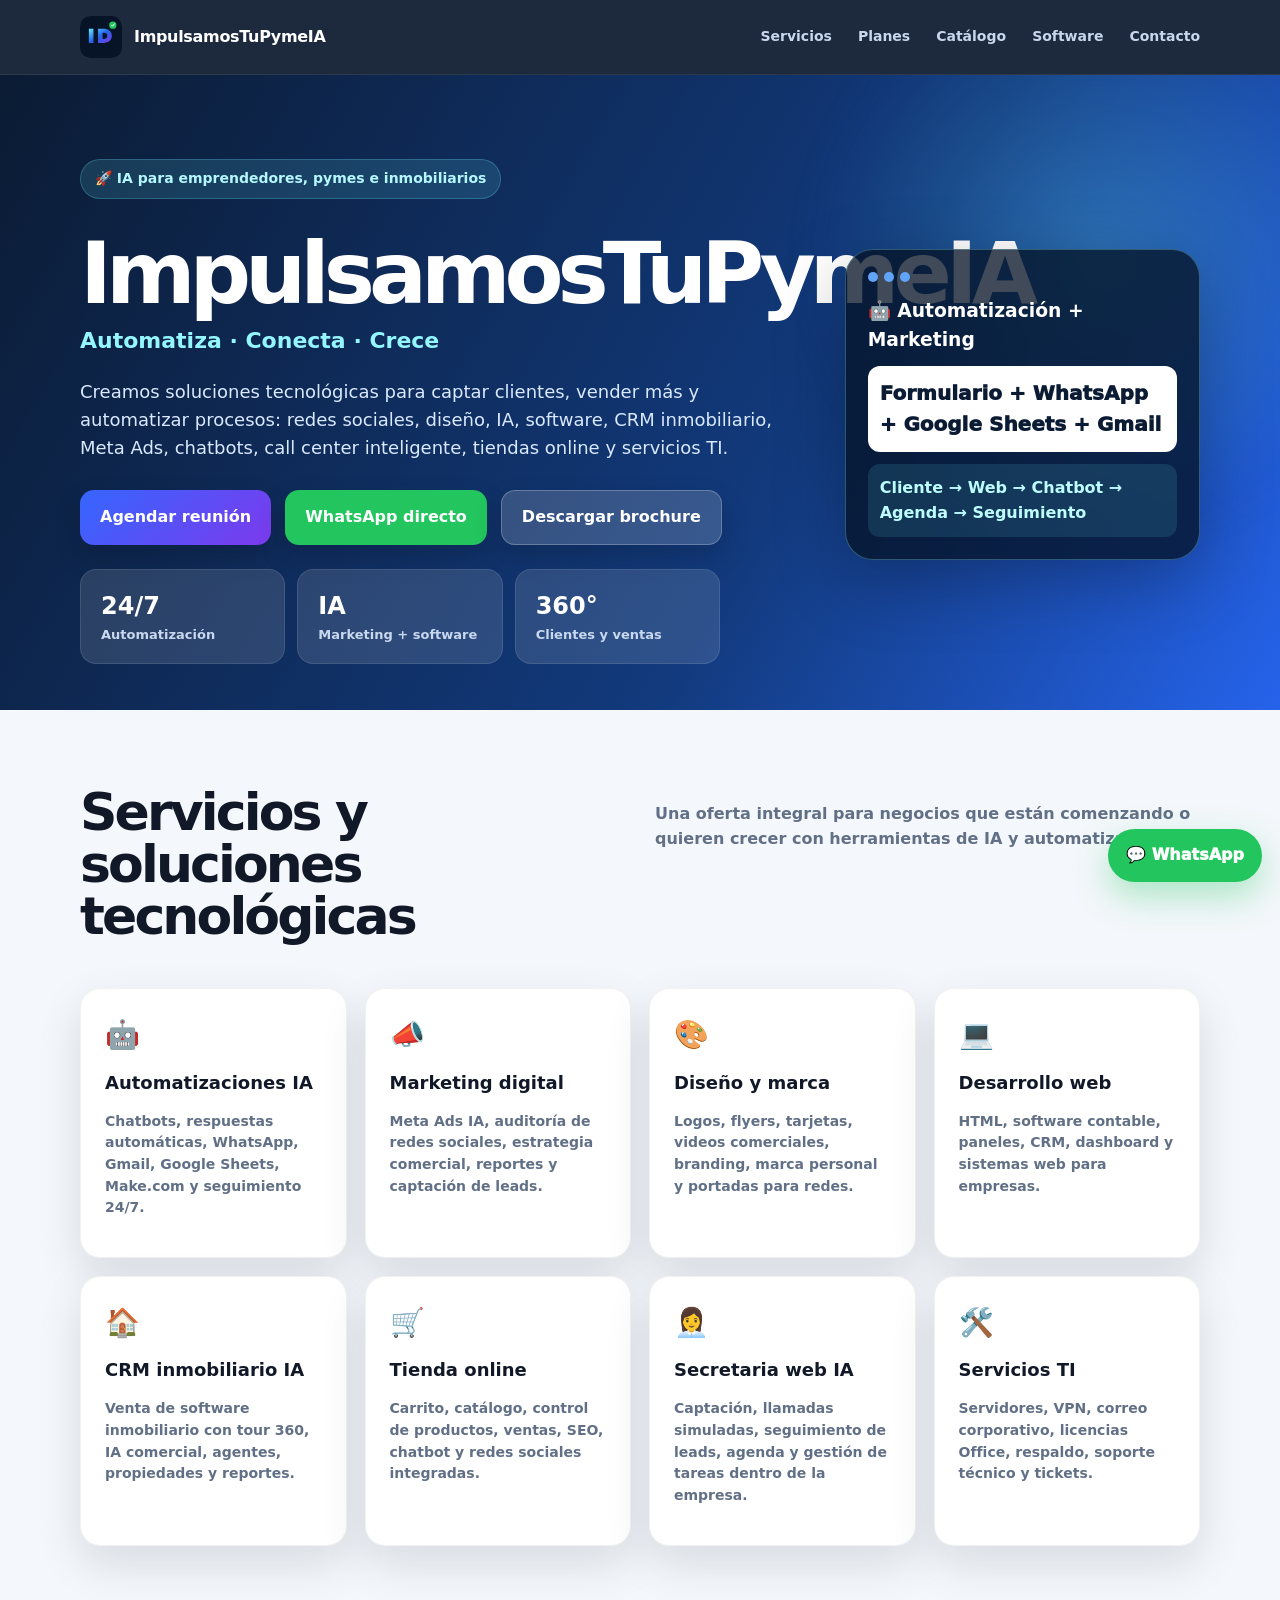
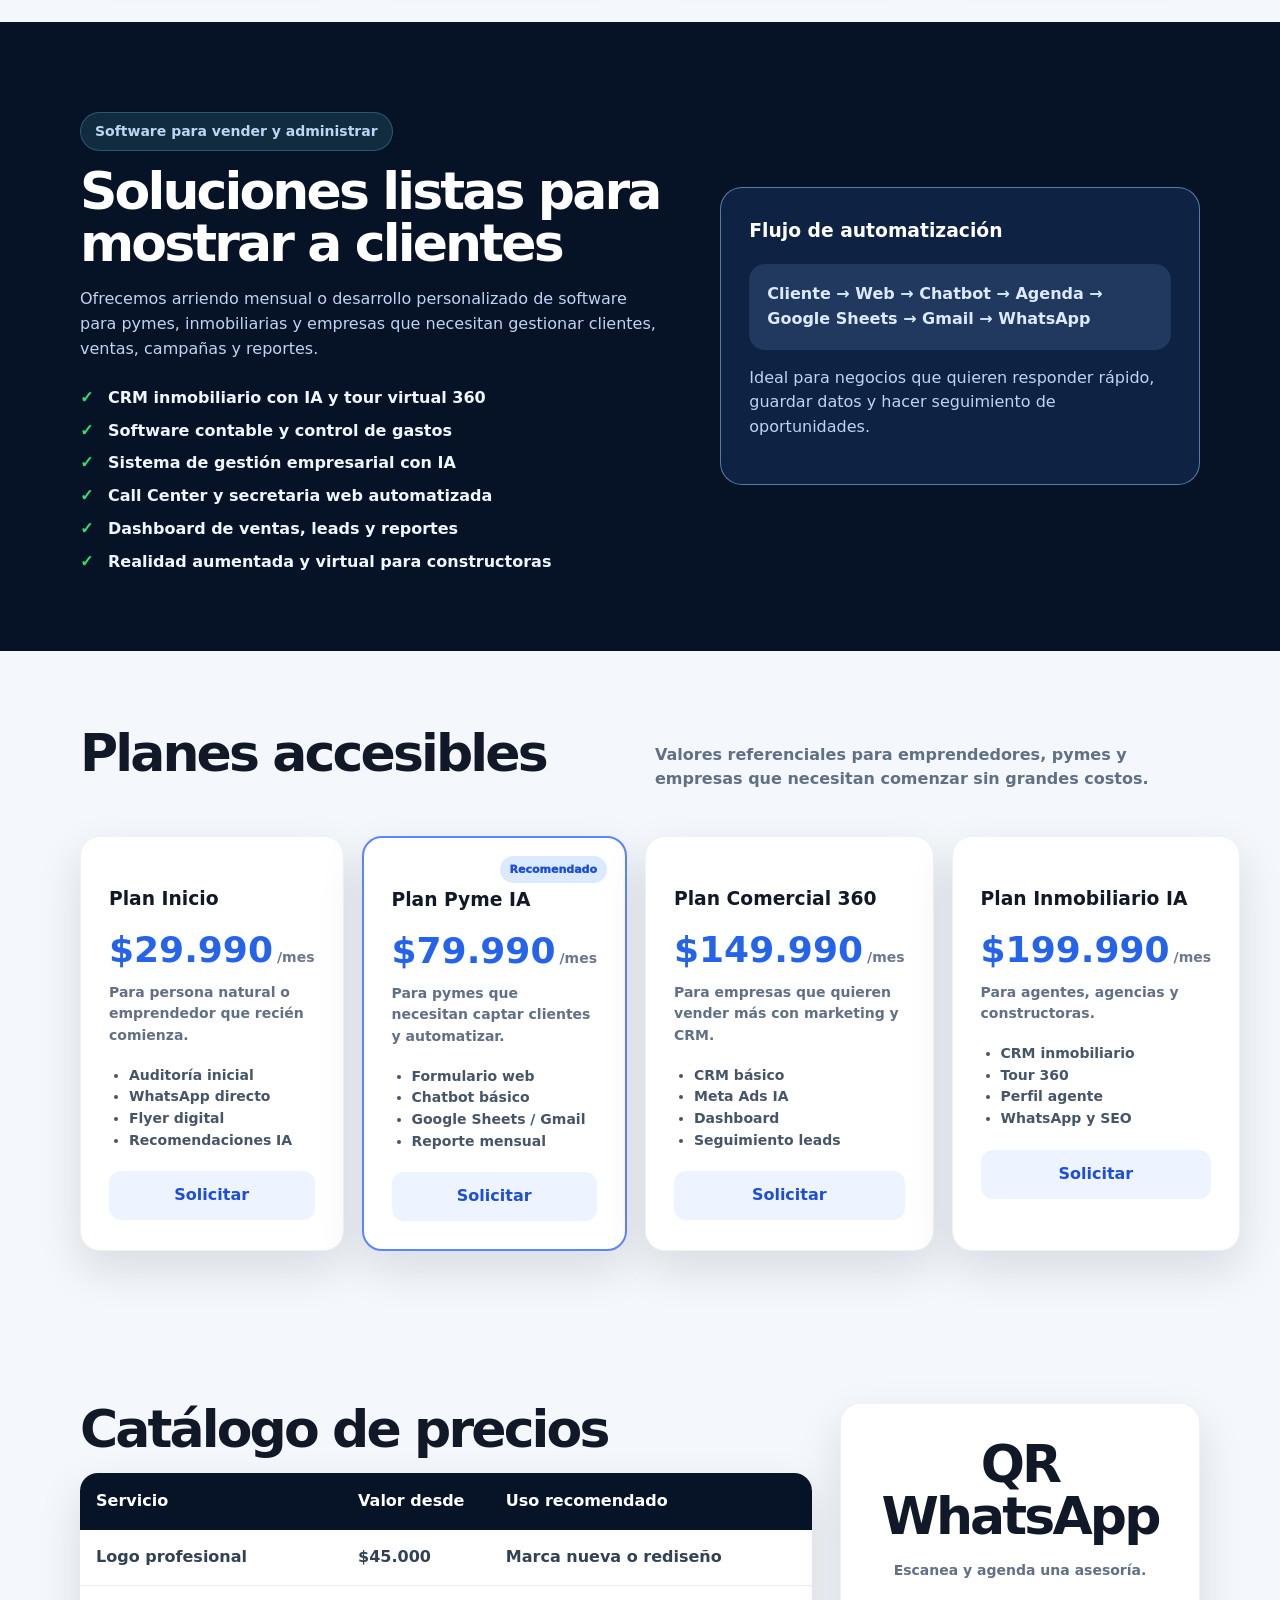
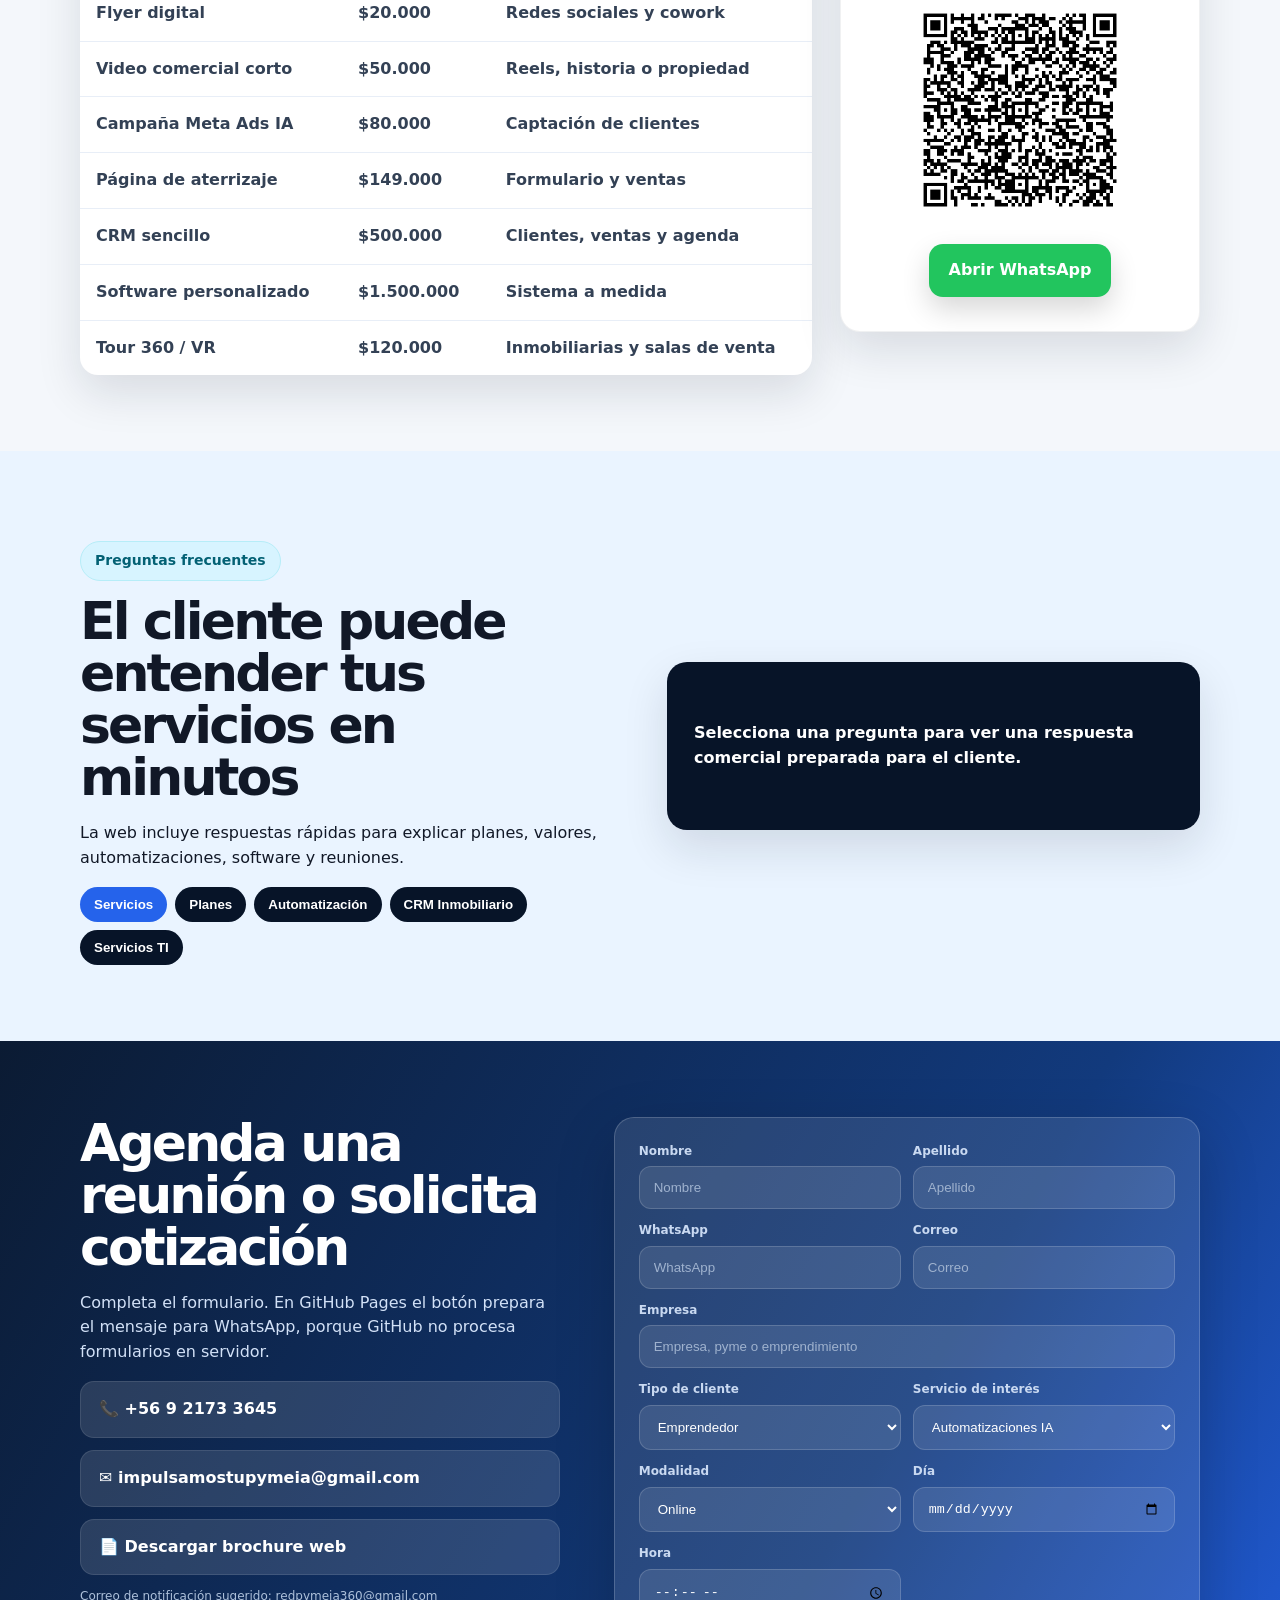
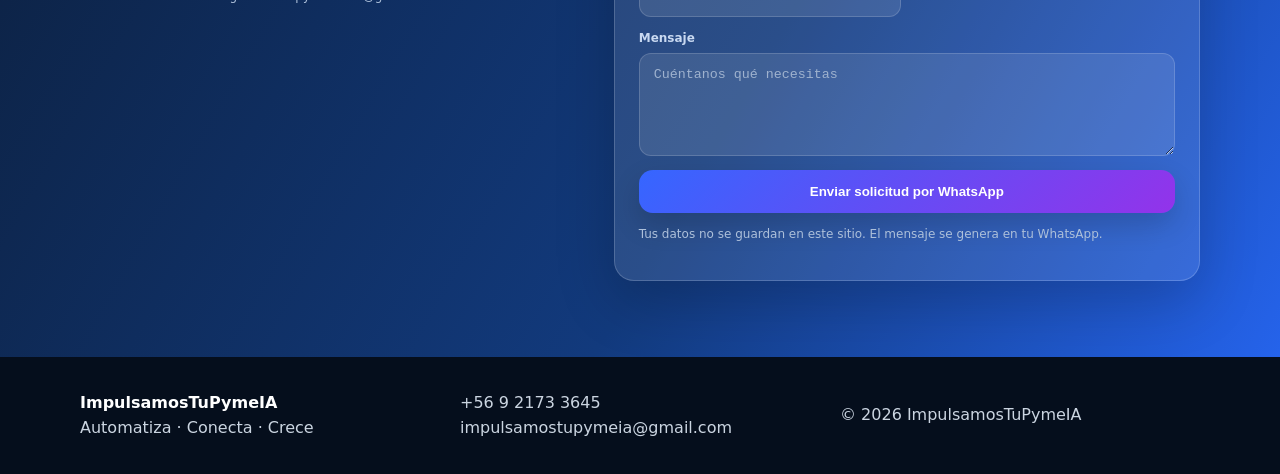
<file: index.html>
<!doctype html>
<html lang="es-CL">
<head>
  <meta charset="utf-8">
  <meta name="viewport" content="width=device-width, initial-scale=1">
  <title>ImpulsamosTuPymeIA | Automatización, Marketing IA y Software para Pymes</title>
  <meta name="description" content="Soluciones tecnológicas con IA para emprendedores, pymes e inmobiliarias: automatizaciones, marketing digital, CRM, chatbot, software y servicios TI.">
  <meta name="keywords" content="IA para pymes, automatización WhatsApp, marketing digital con IA, CRM inmobiliario, software para emprendedores, chatbot, Chile">
  <meta name="author" content="ImpulsamosTuPymeIA">
  <meta name="theme-color" content="#0b1b33">
  <meta property="og:title" content="ImpulsamosTuPymeIA">
  <meta property="og:description" content="Automatiza, conecta y crece con soluciones de IA para pymes, emprendedores e inmobiliarias.">
  <meta property="og:type" content="website">
  <meta property="og:image" content="assets/img/og-image.svg">
  <link rel="icon" href="assets/img/favicon.svg" type="image/svg+xml">
  <link rel="stylesheet" href="assets/css/styles.css">
</head>
<body>
  <a class="skip-link" href="#servicios">Saltar al contenido</a>

  <header class="topbar" id="inicio">
    <div class="container nav-wrap">
      <a class="brand" href="#inicio" aria-label="Inicio ImpulsamosTuPymeIA">
        <img src="assets/img/logo.svg" alt="Logo ImpulsamosTuPymeIA" width="42" height="42">
        <span>ImpulsamosTuPymeIA</span>
      </a>
      <button class="nav-toggle" type="button" aria-label="Abrir menú" aria-controls="menu" aria-expanded="false">☰</button>
      <nav class="nav" id="menu" aria-label="Menú principal">
        <a href="#servicios">Servicios</a>
        <a href="#planes">Planes</a>
        <a href="#catalogo">Catálogo</a>
        <a href="#software">Software</a>
        <a href="#contacto">Contacto</a>
      </nav>
    </div>
  </header>

  <main>
    <section class="hero section-dark">
      <div class="hero-bg"></div>
      <div class="container hero-grid">
        <div class="hero-content reveal">
          <p class="eyebrow">🚀 IA para emprendedores, pymes e inmobiliarios</p>
          <h1>ImpulsamosTuPymeIA</h1>
          <h2>Automatiza · Conecta · Crece</h2>
          <p class="hero-text">Creamos soluciones tecnológicas para captar clientes, vender más y automatizar procesos: redes sociales, diseño, IA, software, CRM inmobiliario, Meta Ads, chatbots, call center inteligente, tiendas online y servicios TI.</p>
          <div class="hero-actions">
            <a class="btn btn-primary" href="#contacto">Agendar reunión</a>
            <a class="btn btn-whatsapp" href="https://wa.me/56921733645?text=Hola%2C%20quiero%20una%20asesor%C3%ADa%20para%20mi%20pyme%20con%20IA" target="_blank" rel="noopener">WhatsApp directo</a>
            <a class="btn btn-ghost" href="docs/brochure.html">Descargar brochure</a>
          </div>
          <div class="metrics" aria-label="Indicadores principales">
            <div><strong>24/7</strong><span>Automatización</span></div>
            <div><strong>IA</strong><span>Marketing + software</span></div>
            <div><strong>360°</strong><span>Clientes y ventas</span></div>
          </div>
        </div>
        <aside class="hero-card reveal" aria-label="Flujo de automatización">
          <div class="mini-window">
            <span></span><span></span><span></span>
          </div>
          <h3>🤖 Automatización + Marketing</h3>
          <p class="formula">Formulario + WhatsApp + Google Sheets + Gmail</p>
          <div class="flow-line">Cliente → Web → Chatbot → Agenda → Seguimiento</div>
        </aside>
      </div>
    </section>

    <section class="services" id="servicios">
      <div class="container">
        <div class="section-head reveal">
          <h2>Servicios y soluciones tecnológicas</h2>
          <p>Una oferta integral para negocios que están comenzando o quieren crecer con herramientas de IA y automatización.</p>
        </div>
        <div class="cards-grid">
          <article class="service-card reveal"><span>🤖</span><h3>Automatizaciones IA</h3><p>Chatbots, respuestas automáticas, WhatsApp, Gmail, Google Sheets, Make.com y seguimiento 24/7.</p></article>
          <article class="service-card reveal"><span>📣</span><h3>Marketing digital</h3><p>Meta Ads IA, auditoría de redes sociales, estrategia comercial, reportes y captación de leads.</p></article>
          <article class="service-card reveal"><span>🎨</span><h3>Diseño y marca</h3><p>Logos, flyers, tarjetas, videos comerciales, branding, marca personal y portadas para redes.</p></article>
          <article class="service-card reveal"><span>💻</span><h3>Desarrollo web</h3><p>HTML, software contable, paneles, CRM, dashboard y sistemas web para empresas.</p></article>
          <article class="service-card reveal"><span>🏠</span><h3>CRM inmobiliario IA</h3><p>Venta de software inmobiliario con tour 360, IA comercial, agentes, propiedades y reportes.</p></article>
          <article class="service-card reveal"><span>🛒</span><h3>Tienda online</h3><p>Carrito, catálogo, control de productos, ventas, SEO, chatbot y redes sociales integradas.</p></article>
          <article class="service-card reveal"><span>👩‍💼</span><h3>Secretaria web IA</h3><p>Captación, llamadas simuladas, seguimiento de leads, agenda y gestión de tareas dentro de la empresa.</p></article>
          <article class="service-card reveal"><span>🛠️</span><h3>Servicios TI</h3><p>Servidores, VPN, correo corporativo, licencias Office, respaldo, soporte técnico y tickets.</p></article>
        </div>
      </div>
    </section>

    <section class="software section-night" id="software">
      <div class="container software-grid">
        <div class="reveal">
          <p class="eyebrow soft">Software para vender y administrar</p>
          <h2>Soluciones listas para mostrar a clientes</h2>
          <p>Ofrecemos arriendo mensual o desarrollo personalizado de software para pymes, inmobiliarias y empresas que necesitan gestionar clientes, ventas, campañas y reportes.</p>
          <ul class="checklist">
            <li>CRM inmobiliario con IA y tour virtual 360</li>
            <li>Software contable y control de gastos</li>
            <li>Sistema de gestión empresarial con IA</li>
            <li>Call Center y secretaria web automatizada</li>
            <li>Dashboard de ventas, leads y reportes</li>
            <li>Realidad aumentada y virtual para constructoras</li>
          </ul>
        </div>
        <div class="flow-card reveal">
          <h3>Flujo de automatización</h3>
          <div class="flow-pill">Cliente → Web → Chatbot → Agenda → Google Sheets → Gmail → WhatsApp</div>
          <p>Ideal para negocios que quieren responder rápido, guardar datos y hacer seguimiento de oportunidades.</p>
        </div>
      </div>
    </section>

    <section class="plans" id="planes">
      <div class="container">
        <div class="section-head reveal">
          <h2>Planes accesibles</h2>
          <p>Valores referenciales para emprendedores, pymes y empresas que necesitan comenzar sin grandes costos.</p>
        </div>
        <div class="plans-grid">
          <article class="plan-card reveal"><h3>Plan Inicio</h3><p class="price">$29.990<span>/mes</span></p><p>Para persona natural o emprendedor que recién comienza.</p><ul><li>Auditoría inicial</li><li>WhatsApp directo</li><li>Flyer digital</li><li>Recomendaciones IA</li></ul><a href="#contacto" class="plan-link">Solicitar</a></article>
          <article class="plan-card featured reveal"><div class="badge">Recomendado</div><h3>Plan Pyme IA</h3><p class="price">$79.990<span>/mes</span></p><p>Para pymes que necesitan captar clientes y automatizar.</p><ul><li>Formulario web</li><li>Chatbot básico</li><li>Google Sheets / Gmail</li><li>Reporte mensual</li></ul><a href="#contacto" class="plan-link">Solicitar</a></article>
          <article class="plan-card reveal"><h3>Plan Comercial 360</h3><p class="price">$149.990<span>/mes</span></p><p>Para empresas que quieren vender más con marketing y CRM.</p><ul><li>CRM básico</li><li>Meta Ads IA</li><li>Dashboard</li><li>Seguimiento leads</li></ul><a href="#contacto" class="plan-link">Solicitar</a></article>
          <article class="plan-card reveal"><h3>Plan Inmobiliario IA</h3><p class="price">$199.990<span>/mes</span></p><p>Para agentes, agencias y constructoras.</p><ul><li>CRM inmobiliario</li><li>Tour 360</li><li>Perfil agente</li><li>WhatsApp y SEO</li></ul><a href="#contacto" class="plan-link">Solicitar</a></article>
        </div>
      </div>
    </section>

    <section class="catalog" id="catalogo">
      <div class="container catalog-grid">
        <div class="reveal">
          <h2>Catálogo de precios</h2>
          <div class="table-wrap" role="region" aria-label="Catálogo de precios" tabindex="0">
            <table>
              <thead><tr><th>Servicio</th><th>Valor desde</th><th>Uso recomendado</th></tr></thead>
              <tbody>
                <tr><td>Logo profesional</td><td>$45.000</td><td>Marca nueva o rediseño</td></tr>
                <tr><td>Flyer digital</td><td>$20.000</td><td>Redes sociales y cowork</td></tr>
                <tr><td>Video comercial corto</td><td>$50.000</td><td>Reels, historia o propiedad</td></tr>
                <tr><td>Campaña Meta Ads IA</td><td>$80.000</td><td>Captación de clientes</td></tr>
                <tr><td>Página de aterrizaje</td><td>$149.000</td><td>Formulario y ventas</td></tr>
                <tr><td>CRM sencillo</td><td>$500.000</td><td>Clientes, ventas y agenda</td></tr>
                <tr><td>Software personalizado</td><td>$1.500.000</td><td>Sistema a medida</td></tr>
                <tr><td>Tour 360 / VR</td><td>$120.000</td><td>Inmobiliarias y salas de venta</td></tr>
              </tbody>
            </table>
          </div>
        </div>
        <aside class="qr-card reveal">
          <h2>QR WhatsApp</h2>
          <p>Escanea y agenda una asesoría.</p>
          <img src="assets/img/qr-whatsapp.png" alt="Código QR para abrir WhatsApp" width="220" height="220">
          <a class="btn btn-whatsapp" href="https://wa.me/56921733645?text=Hola%2C%20quiero%20agendar%20una%20asesor%C3%ADa" target="_blank" rel="noopener">Abrir WhatsApp</a>
        </aside>
      </div>
    </section>

    <section class="faq section-soft" id="faq">
      <div class="container faq-grid">
        <div class="reveal">
          <p class="eyebrow light">Preguntas frecuentes</p>
          <h2>El cliente puede entender tus servicios en minutos</h2>
          <p>La web incluye respuestas rápidas para explicar planes, valores, automatizaciones, software y reuniones.</p>
          <div class="tabs" role="tablist" aria-label="Preguntas frecuentes">
            <button type="button" class="tab active" data-answer="Creamos soluciones con IA para captar clientes, automatizar respuestas, ordenar datos y mejorar ventas.">Servicios</button>
            <button type="button" class="tab" data-answer="Los planes parten desde $29.990 mensual y pueden adaptarse según el tamaño del negocio.">Planes</button>
            <button type="button" class="tab" data-answer="Podemos conectar formularios, WhatsApp, Gmail y Google Sheets para guardar y responder clientes automáticamente.">Automatización</button>
            <button type="button" class="tab" data-answer="El CRM inmobiliario permite ordenar propiedades, clientes, visitas, seguimiento y reportes comerciales.">CRM Inmobiliario</button>
            <button type="button" class="tab" data-answer="También ofrecemos soporte técnico, correo corporativo, respaldo, VPN y licencias para empresas.">Servicios TI</button>
          </div>
        </div>
        <div class="answer-box reveal" id="faqAnswer">Selecciona una pregunta para ver una respuesta comercial preparada para el cliente.</div>
      </div>
    </section>

    <section class="contact section-dark" id="contacto">
      <div class="container contact-grid">
        <div class="contact-info reveal">
          <h2>Agenda una reunión o solicita cotización</h2>
          <p>Completa el formulario. En GitHub Pages el botón prepara el mensaje para WhatsApp, porque GitHub no procesa formularios en servidor.</p>
          <a class="contact-row" href="tel:+56921733645">📞 +56 9 2173 3645</a>
          <a class="contact-row" href="mailto:impulsamostupymeia@gmail.com">✉️ impulsamostupymeia@gmail.com</a>
          <a class="contact-row" href="docs/brochure.html">📄 Descargar brochure web</a>
          <p class="small">Correo de notificación sugerido: redpymeia360@gmail.com</p>
        </div>
        <form class="lead-form reveal" id="leadForm">
          <div class="form-grid">
            <label><span>Nombre</span><input name="nombre" type="text" placeholder="Nombre" required></label>
            <label><span>Apellido</span><input name="apellido" type="text" placeholder="Apellido"></label>
            <label><span>WhatsApp</span><input name="whatsapp" type="tel" placeholder="WhatsApp" required></label>
            <label><span>Correo</span><input name="correo" type="email" placeholder="Correo"></label>
            <label class="full"><span>Empresa</span><input name="empresa" type="text" placeholder="Empresa, pyme o emprendimiento"></label>
            <label><span>Tipo de cliente</span><select name="tipo"><option>Emprendedor</option><option>Pyme</option><option>Inmobiliaria</option><option>Empresa</option></select></label>
            <label><span>Servicio de interés</span><select name="servicio"><option>Automatizaciones IA</option><option>Marketing digital</option><option>CRM inmobiliario IA</option><option>Diseño y marca</option><option>Servicios TI</option><option>Software personalizado</option></select></label>
            <label><span>Modalidad</span><select name="modalidad"><option>Online</option><option>Presencial</option><option>Híbrida</option></select></label>
            <label><span>Día</span><input name="dia" type="date"></label>
            <label><span>Hora</span><input name="hora" type="time"></label>
            <label class="full"><span>Mensaje</span><textarea name="mensaje" rows="5" placeholder="Cuéntanos qué necesitas"></textarea></label>
          </div>
          <button class="btn btn-submit" type="submit">Enviar solicitud por WhatsApp</button>
          <p class="small">Tus datos no se guardan en este sitio. El mensaje se genera en tu WhatsApp.</p>
        </form>
      </div>
    </section>
  </main>

  <a class="float-whatsapp" href="https://wa.me/56921733645?text=Hola%2C%20vi%20la%20web%20de%20ImpulsamosTuPymeIA%20y%20quiero%20informaci%C3%B3n" target="_blank" rel="noopener">💬 WhatsApp</a>

  <footer class="footer">
    <div class="container footer-grid">
      <div><strong>ImpulsamosTuPymeIA</strong><span>Automatiza · Conecta · Crece</span></div>
      <div><span>+56 9 2173 3645</span><span>impulsamostupymeia@gmail.com</span></div>
      <div><span>© 2026 ImpulsamosTuPymeIA</span></div>
    </div>
  </footer>

  <script src="assets/js/main.js"></script>
</body>
</html>
</file>
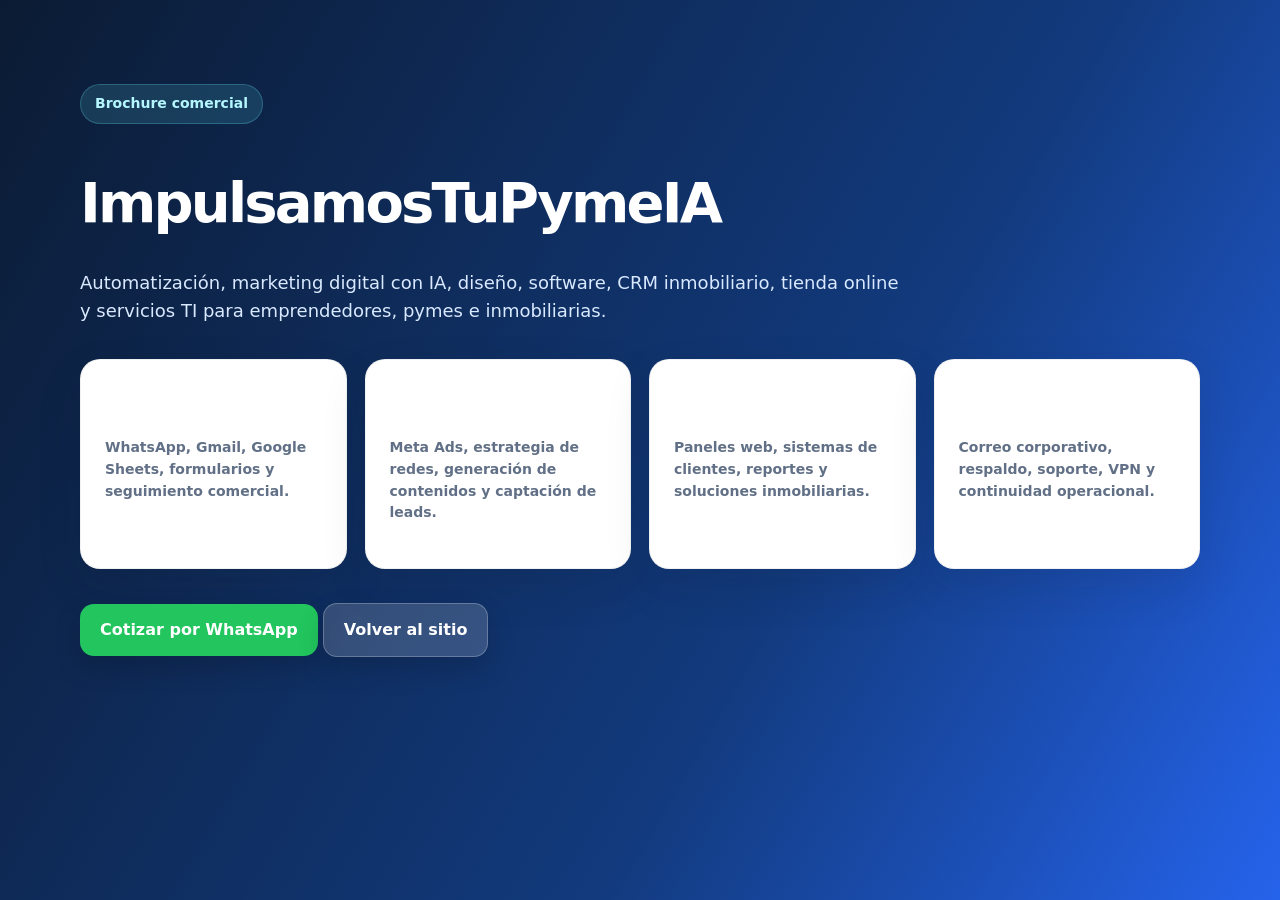
<file: docs/brochure.html>
<!doctype html>
<html lang="es-CL">
<head><meta charset="utf-8"><meta name="viewport" content="width=device-width, initial-scale=1"><title>Brochure | ImpulsamosTuPymeIA</title><link rel="stylesheet" href="../assets/css/styles.css"></head>
<body><main class="section-dark" style="min-height:100vh;padding:70px 0"><div class="container"><p class="eyebrow">Brochure comercial</p><h1 style="font-size:56px;line-height:1;letter-spacing:-.05em">ImpulsamosTuPymeIA</h1><p class="hero-text">Automatización, marketing digital con IA, diseño, software, CRM inmobiliario, tienda online y servicios TI para emprendedores, pymes e inmobiliarias.</p><div class="cards-grid" style="margin:34px 0"><article class="service-card"><h3>Automatizaciones IA</h3><p>WhatsApp, Gmail, Google Sheets, formularios y seguimiento comercial.</p></article><article class="service-card"><h3>Marketing digital</h3><p>Meta Ads, estrategia de redes, generación de contenidos y captación de leads.</p></article><article class="service-card"><h3>Software y CRM</h3><p>Paneles web, sistemas de clientes, reportes y soluciones inmobiliarias.</p></article><article class="service-card"><h3>Servicios TI</h3><p>Correo corporativo, respaldo, soporte, VPN y continuidad operacional.</p></article></div><a class="btn btn-whatsapp" href="https://wa.me/56921733645?text=Hola%2C%20vi%20el%20brochure%20y%20quiero%20cotizar">Cotizar por WhatsApp</a> <a class="btn btn-ghost" href="../index.html">Volver al sitio</a></div></main></body></html>
</file>
<file: assets/css/styles.css>
:root{
  --bg:#f4f7fb;
  --surface:#ffffff;
  --ink:#111827;
  --muted:#617086;
  --night:#071428;
  --navy:#0f2c5c;
  --blue:#2563eb;
  --blue2:#1d4ed8;
  --cyan:#67e8f9;
  --purple:#7c3aed;
  --green:#22c55e;
  --line:#dbe5f2;
  --shadow:0 18px 45px rgba(15, 23, 42, .12);
  --radius:20px;
  --container:1120px;
}
*{box-sizing:border-box}
html{scroll-behavior:smooth}
body{margin:0;font-family:Inter, ui-sans-serif, system-ui, -apple-system, BlinkMacSystemFont,"Segoe UI",sans-serif;color:var(--ink);background:var(--bg);line-height:1.55}
a{color:inherit;text-decoration:none}
img{max-width:100%;display:block}
.container{width:min(var(--container), calc(100% - 40px));margin-inline:auto}
.skip-link{position:absolute;left:16px;top:-50px;background:#fff;color:#111;padding:10px 14px;border-radius:12px;z-index:20}.skip-link:focus{top:10px}
.topbar{position:sticky;top:0;z-index:10;background:rgba(10,24,45,.92);backdrop-filter:blur(14px);border-bottom:1px solid rgba(255,255,255,.08)}
.nav-wrap{height:74px;display:flex;align-items:center;justify-content:space-between;gap:24px}
.brand{display:flex;align-items:center;gap:12px;font-weight:900;color:#fff;letter-spacing:-.02em}.brand img{border-radius:10px}.nav{display:flex;align-items:center;gap:26px;color:#dbeafe;font-weight:800;font-size:14px}.nav a{opacity:.9}.nav a:hover{opacity:1;color:#fff}.nav-toggle{display:none;background:rgba(255,255,255,.08);color:#fff;border:1px solid rgba(255,255,255,.18);border-radius:12px;padding:9px 11px;font-size:22px}
.section-dark{background:linear-gradient(120deg,#0b1b33 0%,#123a7d 62%,#2563eb 100%);color:#fff;position:relative;overflow:hidden}.section-night{background:#061225;color:#fff}.section-soft{background:#eaf4ff}.hero{min-height:580px;padding:70px 0 46px}.hero-bg{position:absolute;inset:-20% -10% auto auto;width:620px;height:620px;border-radius:999px;background:radial-gradient(circle,rgba(103,232,249,.26),rgba(37,99,235,.04) 62%,transparent 70%);filter:blur(8px)}.hero-grid{position:relative;display:grid;grid-template-columns:minmax(0,1.4fr) minmax(300px,.7fr);gap:54px;align-items:center}.eyebrow{display:inline-flex;align-items:center;gap:8px;background:rgba(103,232,249,.14);border:1px solid rgba(103,232,249,.24);color:#b5f7ff;border-radius:999px;padding:8px 14px;font-size:14px;font-weight:900}.eyebrow.soft{background:rgba(103,232,249,.12)}.eyebrow.light{background:#d7f4ff;color:#036174;border-color:#b6edf8}.hero h1{font-size:clamp(48px,8vw,86px);line-height:.95;letter-spacing:-.07em;margin:20px 0 10px}.hero h2{font-size:22px;margin:0 0 20px;color:#94f6ff}.hero-text{font-size:18px;max-width:820px;color:#d9e9ff}.hero-actions{display:flex;flex-wrap:wrap;gap:14px;margin:28px 0 24px}.btn{display:inline-flex;align-items:center;justify-content:center;border:0;border-radius:14px;padding:14px 20px;font-weight:900;cursor:pointer;box-shadow:0 12px 28px rgba(0,0,0,.16);transition:transform .2s ease, box-shadow .2s ease, background .2s ease}.btn:hover{transform:translateY(-2px);box-shadow:0 16px 34px rgba(0,0,0,.22)}.btn-primary{background:linear-gradient(135deg,#3566ff,#7c3aed);color:#fff}.btn-whatsapp{background:#22c55e;color:#fff}.btn-ghost{background:rgba(255,255,255,.16);color:#fff;border:1px solid rgba(255,255,255,.24)}.metrics{display:grid;grid-template-columns:repeat(3,1fr);gap:12px;max-width:640px}.metrics div{background:rgba(255,255,255,.12);border:1px solid rgba(255,255,255,.1);border-radius:16px;padding:18px 20px}.metrics strong{display:block;font-size:24px}.metrics span{display:block;color:#c8d8ef;font-weight:700;font-size:13px}.hero-card{justify-self:end;width:min(100%,360px);background:rgba(5,18,36,.76);border:1px solid rgba(148,246,255,.28);box-shadow:0 20px 70px rgba(0,0,0,.28);border-radius:28px;padding:22px;transform:rotate(-1deg)}.mini-window{display:flex;gap:6px;margin-bottom:14px}.mini-window span{width:10px;height:10px;background:#60a5fa;border-radius:999px}.hero-card h3{margin:0 0 10px}.formula{font-size:20px;font-weight:950;background:#fff;color:#0b1b33;border-radius:12px;padding:12px;margin:12px 0}.flow-line{font-weight:800;color:#bdfcff;background:rgba(103,232,249,.12);padding:12px;border-radius:12px}.services,.plans,.catalog{padding:76px 0}.section-head{display:grid;grid-template-columns:1fr 1fr;gap:30px;align-items:start;margin-bottom:28px}.section-head h2,.software h2,.catalog h2,.faq h2,.contact h2{font-size:clamp(34px,5vw,52px);line-height:1;letter-spacing:-.055em;margin:0 0 18px}.section-head p{color:var(--muted);font-weight:600}.cards-grid{display:grid;grid-template-columns:repeat(4,1fr);gap:18px}.service-card,.plan-card,.qr-card,.answer-box,.lead-form{background:var(--surface);border:1px solid rgba(15,23,42,.06);border-radius:var(--radius);box-shadow:var(--shadow)}.service-card{padding:24px;min-height:210px}.service-card span{font-size:28px}.service-card h3{margin:12px 0 8px;font-size:18px}.service-card p,.plan-card p,.catalog p{color:var(--muted);font-weight:600;font-size:14px}.software{padding:76px 0}.software-grid{display:grid;grid-template-columns:1.1fr .9fr;gap:54px;align-items:center}.software p{color:#bfd4f4}.checklist{list-style:none;margin:24px 0 0;padding:0;display:grid;gap:8px}.checklist li{position:relative;padding-left:28px;font-weight:750;color:#eef6ff}.checklist li::before{content:"✓";position:absolute;left:0;color:#31df73;font-weight:950}.flow-card{border:1px solid rgba(147,197,253,.55);border-radius:22px;padding:28px;background:rgba(23,54,100,.48)}.flow-card h3{margin-top:0}.flow-pill{background:rgba(147,197,253,.14);border-radius:16px;padding:18px;color:#dbeafe;font-weight:900}.plans-grid{display:grid;grid-template-columns:repeat(4,1fr);gap:18px}.plan-card{position:relative;padding:28px}.plan-card.featured{border:2px solid #5b85ff;transform:translateY(-8px)}.badge{position:absolute;right:18px;top:18px;background:#dbeafe;color:#1d4ed8;border-radius:999px;padding:5px 10px;font-size:11px;font-weight:950}.price{font-size:36px!important;line-height:1;color:#2563eb!important;font-weight:950;margin:18px 0 8px!important}.price span{font-size:14px;color:#6b7891;margin-left:4px}.plan-card ul{margin:18px 0 20px;padding-left:20px;color:#475569;font-weight:650;font-size:14px}.plan-link{display:block;text-align:center;background:#eef4ff;color:#1d4ed8;padding:12px;border-radius:12px;font-weight:900}.catalog-grid{display:grid;grid-template-columns:1fr 360px;gap:28px;align-items:start}.table-wrap{overflow:auto;border-radius:18px;box-shadow:var(--shadow);background:#fff}table{width:100%;border-collapse:collapse;min-width:680px}th{background:#071428;color:#fff;text-align:left;padding:16px}td{padding:15px 16px;border-bottom:1px solid #e8eef7;color:#334155;font-weight:650}tr:last-child td{border-bottom:0}.qr-card{text-align:center;padding:34px}.qr-card img{margin:18px auto 24px;border-radius:10px}.faq{padding:76px 0}.faq-grid{display:grid;grid-template-columns:1fr 1fr;gap:54px;align-items:center}.tabs{display:flex;gap:8px;flex-wrap:wrap}.tab{border:0;border-radius:999px;background:#071428;color:#fff;padding:10px 14px;font-weight:900;cursor:pointer}.tab.active{background:#2563eb}.answer-box{background:#071428;color:#fff;min-height:168px;padding:26px;font-weight:700;display:flex;align-items:center}.contact{padding:76px 0}.contact-grid{display:grid;grid-template-columns:.9fr 1.1fr;gap:54px;align-items:start}.contact-info p{color:#d2e1f7}.contact-row{display:flex;background:rgba(255,255,255,.12);border:1px solid rgba(255,255,255,.1);padding:15px 18px;border-radius:14px;margin:12px 0;font-weight:900;color:#fff}.small{font-size:12px!important;color:#adc0da!important}.lead-form{padding:24px;background:rgba(255,255,255,.1);border-color:rgba(255,255,255,.18);box-shadow:0 20px 60px rgba(0,0,0,.2)}.form-grid{display:grid;grid-template-columns:1fr 1fr;gap:12px}.form-grid label{display:grid;gap:6px}.form-grid span{font-size:12px;color:#c9d9f1;font-weight:800}.form-grid .full{grid-column:1/-1}input,select,textarea{width:100%;border:1px solid rgba(255,255,255,.16);background:rgba(255,255,255,.1);color:#fff;border-radius:12px;padding:13px 14px;outline:none}select option{color:#111}input::placeholder,textarea::placeholder{color:#9fb2ce}.btn-submit{width:100%;margin-top:14px;background:linear-gradient(135deg,#3566ff,#9333ea);color:#fff}.float-whatsapp{position:fixed;right:18px;bottom:18px;z-index:12;background:#22c55e;color:#fff;padding:14px 18px;border-radius:999px;font-weight:950;box-shadow:0 14px 35px rgba(34,197,94,.35)}.footer{background:#050e1c;color:#cbd5e1;padding:34px 0}.footer-grid{display:grid;grid-template-columns:1fr 1fr 1fr;gap:20px;align-items:center}.footer strong,.footer span{display:block}.footer strong{color:#fff}.reveal{opacity:0;transform:translateY(18px);transition:opacity .7s ease,transform .7s ease}.reveal.visible{opacity:1;transform:none}
@media (max-width:980px){.hero-grid,.software-grid,.catalog-grid,.faq-grid,.contact-grid,.section-head{grid-template-columns:1fr}.hero-card{justify-self:start}.cards-grid,.plans-grid{grid-template-columns:repeat(2,1fr)}.catalog-grid{gap:32px}.qr-card{max-width:420px}.footer-grid{grid-template-columns:1fr}.nav{position:absolute;top:74px;left:20px;right:20px;background:#071428;border:1px solid rgba(255,255,255,.12);border-radius:18px;display:none;flex-direction:column;align-items:flex-start;padding:18px}.nav.open{display:flex}.nav-toggle{display:block}}
@media (max-width:640px){.container{width:min(100% - 28px,var(--container))}.hero{padding:44px 0}.hero h1{font-size:44px;letter-spacing:-.05em}.metrics,.cards-grid,.plans-grid,.form-grid{grid-template-columns:1fr}.hero-actions{display:grid}.btn{width:100%}.service-card{min-height:auto}.plan-card.featured{transform:none}.float-whatsapp{left:16px;right:16px;text-align:center}.footer{padding-bottom:86px}}
@media (prefers-reduced-motion:reduce){*{scroll-behavior:auto!important;transition:none!important}.reveal{opacity:1;transform:none}}
</file>
